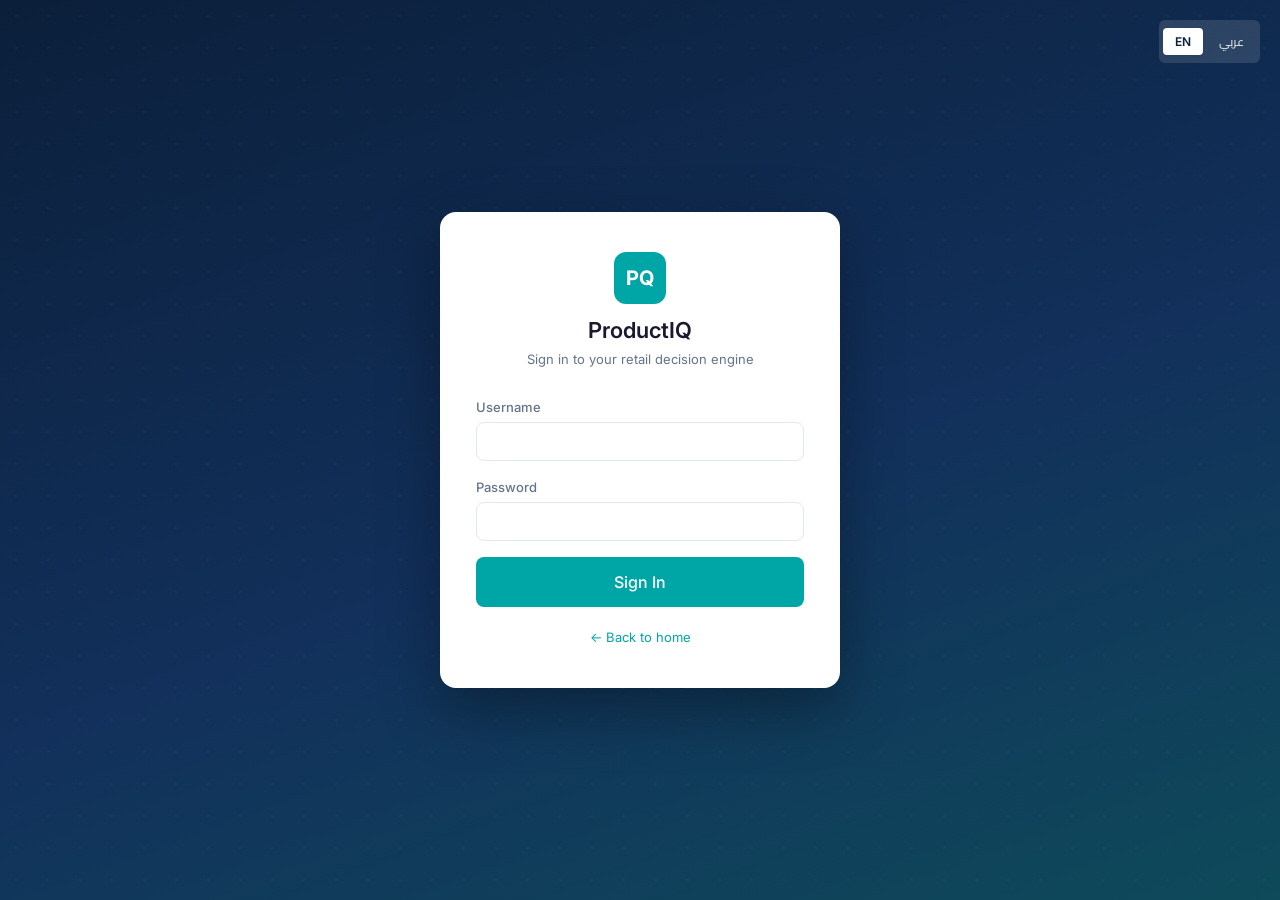
<file: frontend/login.html>
<!DOCTYPE html>
<html lang="en">
<head>
  <meta charset="UTF-8">
  <meta name="viewport" content="width=device-width, initial-scale=1.0">
  <title>Login — ProductIQ</title>
  <link href="https://fonts.googleapis.com/css2?family=Inter:wght@400;500;600;700&family=Cairo:wght@400;500;600;700&display=swap" rel="stylesheet">
  <link rel="stylesheet" href="css/design-system.css">
  <link rel="stylesheet" href="css/layout.css">
  <link rel="stylesheet" href="css/responsive.css">
  <link rel="stylesheet" href="css/arabic.css">
  <style>
    .login-page {
      min-height: 100vh; display: flex; align-items: center; justify-content: center;
      background: linear-gradient(160deg, #0B1F3A 0%, #12305B 55%, #0E4A5A 100%);
      padding: 24px; position: relative; overflow: hidden;
    }
    .login-page::before {
      content: ''; position: absolute; inset: 0;
      background-image: radial-gradient(rgba(0,166,166,0.12) 1px, transparent 1px);
      background-size: 32px 32px;
    }
    .login-card {
      position: relative; width: 100%; max-width: 400px;
      background: var(--bg-card); border-radius: var(--radius-lg);
      box-shadow: 0 20px 60px rgba(0,0,0,0.35); padding: 40px 36px;
    }
    .login-brand { text-align: center; margin-bottom: 28px; }
    .login-brand .logo-icon {
      width: 52px; height: 52px; background: var(--teal); border-radius: 12px;
      display: inline-flex; align-items: center; justify-content: center;
      color: white; font-weight: 700; font-size: 1.25rem; margin-bottom: 12px;
    }
    .login-brand h1 { font-size: 1.375rem; }
    .login-brand p { color: var(--text-secondary); font-size: 0.8125rem; margin-top: 4px; }
    .login-field { margin-bottom: 16px; }
    .login-field label { display: block; font-size: 0.8125rem; font-weight: 500; color: var(--text-secondary); margin-bottom: 4px; }
    .login-error {
      display: none; background: var(--danger-bg); color: var(--danger);
      padding: 10px 14px; border-radius: var(--radius-sm); font-size: 0.8125rem;
      margin-bottom: 16px;
    }
    .login-footer { text-align: center; margin-top: 20px; font-size: 0.8125rem; color: var(--text-secondary); }
    .login-lang { position: absolute; top: 20px; inset-inline-end: 20px; }
    .login-lang .lang-toggle { background: rgba(255,255,255,0.12); }
    .login-lang .lang-btn { color: rgba(255,255,255,0.8); }
    .login-lang .lang-btn.active { background: white; color: var(--navy); }
  </style>
</head>
<body>
  <div class="login-page">
    <div class="login-lang">
      <div class="lang-toggle">
        <button class="lang-btn active" data-lang="en" onclick="I18n.setLang('en')">EN</button>
        <button class="lang-btn" data-lang="ar" onclick="I18n.setLang('ar')">عربي</button>
      </div>
    </div>
    <div class="login-card">
      <div class="login-brand">
        <div class="logo-icon">PQ</div>
        <h1 data-i18n="app.name">ProductIQ</h1>
        <p data-i18n="auth.subtitle">Sign in to your retail decision engine</p>
      </div>
      <div class="login-error" id="loginError"></div>
      <form id="loginForm">
        <div class="login-field">
          <label data-i18n="auth.username">Username</label>
          <input type="text" id="username" autocomplete="username" required>
        </div>
        <div class="login-field">
          <label data-i18n="auth.password">Password</label>
          <input type="password" id="password" autocomplete="current-password" required>
        </div>
        <button type="submit" class="btn btn-primary btn-block btn-lg" id="loginBtn" data-i18n="auth.signin">Sign In</button>
      </form>
      <div class="login-footer">
        <a href="index.html" data-i18n="auth.backHome">← Back to home</a>
      </div>
    </div>
  </div>

  <script src="js/i18n.js"></script>
  <script>
    document.getElementById('loginForm').addEventListener('submit', async (e) => {
      e.preventDefault();
      const err = document.getElementById('loginError');
      const btn = document.getElementById('loginBtn');
      err.style.display = 'none';
      btn.disabled = true;
      try {
        const r = await fetch('/api/auth/login', {
          method: 'POST',
          headers: { 'Content-Type': 'application/json' },
          body: JSON.stringify({
            username: document.getElementById('username').value.trim(),
            password: document.getElementById('password').value
          })
        });
        const data = await r.json();
        if (r.ok && data.ok) {
          window.location.href = 'dashboard.html';
        } else {
          err.textContent = I18n.lang === 'ar' ? 'بيانات الدخول غير صحيحة' : 'Invalid username or password';
          err.style.display = 'block';
        }
      } catch {
        err.textContent = I18n.lang === 'ar' ? 'الخادم غير متاح' : 'Server unavailable';
        err.style.display = 'block';
      } finally {
        btn.disabled = false;
      }
    });
  </script>
</body>
</html>
</file>
<file: frontend/css/design-system.css>
:root {
  --navy: #0B1F3A;
  --navy-light: #1A3355;
  --navy-mid: #2A4A6E;
  --teal: #00A6A6;
  --teal-hover: #008F8F;
  --teal-light: rgba(0, 166, 166, 0.1);
  --gold: #D4A537;
  --gold-light: rgba(212, 165, 55, 0.12);
  --bg: #F5F7FA;
  --bg-card: #FFFFFF;
  --bg-sidebar: #0B1F3A;
  --text-primary: #1A1A2E;
  --text-secondary: #64748B;
  --text-light: #94A3B8;
  --text-on-dark: #E2E8F0;
  --border: #E2E8F0;
  --border-light: #F1F5F9;
  --success: #10B981;
  --success-bg: rgba(16, 185, 129, 0.1);
  --warning: #F59E0B;
  --warning-bg: rgba(245, 158, 11, 0.1);
  --danger: #EF4444;
  --danger-bg: rgba(239, 68, 68, 0.1);
  --info: #3B82F6;
  --info-bg: rgba(59, 130, 246, 0.1);
  --radius: 12px;
  --radius-sm: 8px;
  --radius-lg: 16px;
  --shadow: 0 1px 3px rgba(0,0,0,0.06), 0 1px 2px rgba(0,0,0,0.04);
  --shadow-md: 0 4px 6px rgba(0,0,0,0.05), 0 10px 15px rgba(0,0,0,0.03);
  --shadow-lg: 0 10px 25px rgba(0,0,0,0.08);
  --sidebar-width: 260px;
  --header-height: 64px;
  --transition: 0.2s ease;
  --font-ar: 'Cairo', 'Tajawal', sans-serif;
  --font-en: 'Inter', -apple-system, sans-serif;
  --font-body: 'Inter', 'Cairo', -apple-system, sans-serif;
}

*, *::before, *::after { box-sizing: border-box; margin: 0; padding: 0; }
html { scroll-behavior: smooth; }
body {
  font-family: var(--font-body);
  background: var(--bg);
  color: var(--text-primary);
  line-height: 1.6;
  -webkit-font-smoothing: antialiased;
  min-height: 100vh;
  direction: ltr;
}
body[dir="rtl"] { direction: rtl; }

a { color: var(--teal); text-decoration: none; transition: var(--transition); }
a:hover { color: var(--teal-hover); }

h1, h2, h3, h4, h5, h6 { line-height: 1.3; font-weight: 600; }
h1 { font-size: 2rem; }
h2 { font-size: 1.5rem; }
h3 { font-size: 1.25rem; }
h4 { font-size: 1.125rem; }

body[dir="rtl"] h1,
body[dir="rtl"] h2,
body[dir="rtl"] h3 { font-family: var(--font-ar); }

.badge {
  display: inline-flex;
  align-items: center;
  gap: 4px;
  padding: 4px 10px;
  border-radius: 20px;
  font-size: 0.75rem;
  font-weight: 500;
  line-height: 1.4;
}
.badge-success { background: var(--success-bg); color: var(--success); }
.badge-warning { background: var(--warning-bg); color: var(--warning); }
.badge-danger { background: var(--danger-bg); color: var(--danger); }
.badge-info { background: var(--info-bg); color: var(--info); }

.kpi-value { font-size: 1.75rem; font-weight: 700; line-height: 1.2; }
.kpi-label { font-size: 0.8125rem; color: var(--text-secondary); font-weight: 500; }
.kpi-change { font-size: 0.75rem; font-weight: 600; }
.kpi-change.up { color: var(--success); }
.kpi-change.down { color: var(--danger); }

.btn {
  display: inline-flex;
  align-items: center;
  justify-content: center;
  gap: 8px;
  padding: 10px 20px;
  border: none;
  border-radius: var(--radius-sm);
  font-family: var(--font-body);
  font-size: 0.875rem;
  font-weight: 500;
  cursor: pointer;
  transition: var(--transition);
  line-height: 1.4;
  white-space: nowrap;
}
.btn-primary { background: var(--teal); color: white; }
.btn-primary:hover { background: var(--teal-hover); transform: translateY(-1px); box-shadow: 0 4px 12px rgba(0,166,166,0.3); }
.btn-outline { background: transparent; color: var(--teal); border: 1.5px solid var(--teal); }
.btn-outline:hover { background: var(--teal-light); }
.btn-ghost { background: transparent; color: var(--text-secondary); }
.btn-ghost:hover { background: var(--border-light); }
.btn-gold { background: var(--gold); color: white; }
.btn-gold:hover { background: #C49530; transform: translateY(-1px); }
.btn-sm { padding: 6px 14px; font-size: 0.8125rem; }
.btn-lg { padding: 14px 28px; font-size: 1rem; }
.btn-block { width: 100%; }

.card {
  background: var(--bg-card);
  border: 1px solid var(--border);
  border-radius: var(--radius);
  box-shadow: var(--shadow);
  transition: var(--transition);
}
.card:hover { box-shadow: var(--shadow-md); }
.card-header {
  padding: 20px 24px 0;
  display: flex;
  align-items: center;
  justify-content: space-between;
  gap: 12px;
}
.card-body { padding: 20px 24px; }
.card-footer {
  padding: 16px 24px;
  border-top: 1px solid var(--border);
  display: flex;
  align-items: center;
  gap: 8px;
  font-size: 0.8125rem;
  color: var(--text-secondary);
}

input, select, textarea {
  font-family: var(--font-body);
  font-size: 0.875rem;
  padding: 10px 14px;
  border: 1.5px solid var(--border);
  border-radius: var(--radius-sm);
  background: var(--bg-card);
  color: var(--text-primary);
  transition: var(--transition);
  width: 100%;
  outline: none;
}
input:focus, select:focus, textarea:focus {
  border-color: var(--teal);
  box-shadow: 0 0 0 3px var(--teal-light);
}

table {
  width: 100%;
  border-collapse: collapse;
  font-size: 0.875rem;
}
th {
  text-align: left;
  padding: 12px 16px;
  font-weight: 600;
  color: var(--text-secondary);
  border-bottom: 2px solid var(--border);
  font-size: 0.75rem;
  text-transform: uppercase;
  letter-spacing: 0.05em;
}
body[dir="rtl"] th { text-align: right; }
td {
  padding: 12px 16px;
  border-bottom: 1px solid var(--border-light);
}
tr:hover td { background: var(--border-light); }

.grid-2 { display: grid; grid-template-columns: 1fr 1fr; gap: 20px; }
.grid-3 { display: grid; grid-template-columns: 1fr 1fr 1fr; gap: 20px; }
.grid-4 { display: grid; grid-template-columns: 1fr 1fr 1fr 1fr; gap: 20px; }
@media (max-width: 1024px) {
  .grid-4 { grid-template-columns: 1fr 1fr; }
  .grid-3 { grid-template-columns: 1fr 1fr; }
}
@media (max-width: 640px) {
  .grid-2, .grid-3, .grid-4 { grid-template-columns: 1fr; }
}

.text-center { text-align: center; }
.text-right { text-align: right; }
body[dir="rtl"] .text-right { text-align: left; }
.mt-1 { margin-top: 8px; }
.mt-2 { margin-top: 16px; }
.mt-3 { margin-top: 24px; }
.mt-4 { margin-top: 32px; }
.mb-1 { margin-bottom: 8px; }
.mb-2 { margin-bottom: 16px; }
.mb-3 { margin-bottom: 24px; }
.gap-1 { gap: 8px; }
.gap-2 { gap: 16px; }
.flex { display: flex; }
.flex-center { align-items: center; justify-content: center; }
.flex-between { display: flex; align-items: center; justify-content: space-between; }
.flex-col { flex-direction: column; }
.wrap { flex-wrap: wrap; }
.flex-1 { flex: 1; }
</file>
<file: frontend/css/layout.css>
.app-layout {
  display: flex;
  flex-direction: column;
  min-height: 100vh;
}

/* ── Top navigation bar (replaces the old left sidebar) ── */
.topbar {
  position: sticky;
  top: 0;
  z-index: 100;
  background: var(--bg-sidebar);
  color: white;
  display: flex;
  align-items: center;
  gap: 8px;
  padding-inline: 20px;
  height: 60px;
  box-shadow: var(--shadow-md);
}
.topbar .brand {
  display: flex;
  align-items: center;
  gap: 10px;
  margin-inline-end: 20px;
}
.topbar .brand .logo-icon {
  width: 34px; height: 34px;
  background: var(--teal);
  border-radius: var(--radius-sm);
  display: flex; align-items: center; justify-content: center;
  font-weight: 700; font-size: 0.9rem; flex-shrink: 0;
}
.topbar .brand .brand-name { font-size: 1.05rem; font-weight: 700; white-space: nowrap; }
.topbar .brand .brand-sub { font-size: 0.65rem; color: var(--text-light); display: block; }

.topbar .nav-links {
  display: flex;
  align-items: center;
  gap: 4px;
  flex: 1;
  justify-content: flex-end;
  margin-inline-start: auto;
}
.topbar .nav-item {
  display: flex; align-items: center; gap: 6px;
  padding: 8px 14px;
  border-radius: var(--radius-sm);
  color: var(--text-on-dark);
  font-size: 0.8125rem; font-weight: 500;
  border: none; background: none; cursor: pointer;
  font-family: var(--font-body);
  transition: var(--transition);
  white-space: nowrap;
}
.topbar .nav-item:hover { background: rgba(255,255,255,0.08); color: white; }
.topbar .nav-item.active { background: var(--teal); color: white; }
.topbar .nav-item .nav-dot {
  display: inline-block; width: 6px; height: 6px; border-radius: 50%;
  background: currentColor; margin-inline-end: 6px; opacity: 0.3;
}
.topbar .nav-item.active .nav-dot { opacity: 1; background: var(--teal); }

.topbar .topbar-right {
  display: flex; align-items: center; gap: 10px;
  margin-inline-start: 12px;
  padding-inline-start: 12px;
  border-inline-start: 1px solid rgba(255,255,255,0.12);
}
.topbar .lang-toggle { background: rgba(255,255,255,0.1); }
.topbar .lang-btn { color: rgba(255,255,255,0.75); }
.topbar .lang-btn.active { background: white; color: var(--navy); }

.topbar .user-menu { display: flex; align-items: center; gap: 8px; }
.topbar .user-menu .user-name { font-size: 0.8125rem; font-weight: 500; color: var(--text-on-dark); white-space: nowrap; }
@media (max-width: 640px) { .topbar .user-menu .user-name { display: none; } }

/* hamburger (hidden on desktop) */
.topbar .hamburger {
  display: none;
  background: none; border: none; color: white;
  font-size: 1.4rem; cursor: pointer; padding: 6px;
  margin-inline-start: auto;
}

.main-content {
  flex: 1;
  display: flex;
  flex-direction: column;
  min-height: 100vh;
}

.top-header {
  height: var(--header-height);
  background: var(--bg-card);
  border-bottom: 1px solid var(--border);
  display: flex;
  align-items: center;
  justify-content: space-between;
  padding: 0 32px;
  position: sticky;
  top: 0;
  z-index: 50;
}
.header-left { display: flex; align-items: center; gap: 16px; }
.header-right { display: flex; align-items: center; gap: 12px; }
.header-title { font-size: 1.125rem; font-weight: 600; }
.header-breadcrumb {
  font-size: 0.8125rem;
  color: var(--text-secondary);
}

.page-content {
  padding: 28px 32px;
  flex: 1;
}

.lang-toggle {
  display: flex;
  align-items: center;
  gap: 4px;
  padding: 4px;
  background: var(--border-light);
  border-radius: 6px;
}
.lang-btn {
  padding: 6px 12px;
  border: none;
  background: transparent;
  border-radius: 4px;
  font-size: 0.75rem;
  font-weight: 600;
  cursor: pointer;
  color: var(--text-secondary);
  font-family: var(--font-body);
  transition: var(--transition);
}
.lang-btn.active { background: white; color: var(--text-primary); box-shadow: 0 1px 3px rgba(0,0,0,0.08); }

.stats-grid { display: grid; grid-template-columns: repeat(4, 1fr); gap: 16px; margin-bottom: 24px; }
@media (max-width: 1024px) { .stats-grid { grid-template-columns: repeat(2, 1fr); } }
@media (max-width: 640px) { .stats-grid { grid-template-columns: 1fr; } }

.stat-card {
  background: var(--bg-card);
  border: 1px solid var(--border);
  border-radius: var(--radius);
  padding: 20px;
  box-shadow: var(--shadow);
}
.stat-card .stat-header { display: flex; align-items: flex-start; justify-content: space-between; margin-bottom: 8px; }
.stat-card .stat-icon {
  width: 40px;
  height: 40px;
  border-radius: var(--radius-sm);
  display: flex;
  align-items: center;
  justify-content: center;
  font-size: 1.25rem;
}
.stat-card .kpi-abbr {
  width: 40px; height: 40px; border-radius: var(--radius-sm);
  display: flex; align-items: center; justify-content: center;
  font-size: 0.7rem; font-weight: 700; letter-spacing: 0.04em;
  color: var(--teal); text-transform: uppercase;
}

.empty-state {
  text-align: center;
  padding: 60px 20px;
  color: var(--text-secondary);
}
.empty-state .empty-icon { font-size: 3rem; margin-bottom: 16px; opacity: 0.4; }
.empty-state h3 { margin-bottom: 8px; color: var(--text-primary); }
.empty-state p { max-width: 400px; margin: 0 auto 20px; }

@media (max-width: 768px) {
  .sidebar { transform: translateX(-100%); }
  body[dir="rtl"] .sidebar { transform: translateX(100%); }
  .sidebar.open { transform: translateX(0); }
  .main-content { margin-left: 0; }
  body[dir="rtl"] .main-content { margin-right: 0; }
  .page-content { padding: 20px 16px; }
  .top-header { padding: 0 16px; }
  .stats-grid { grid-template-columns: repeat(2, 1fr); }
}
</file>
<file: frontend/css/responsive.css>
@media (max-width: 1200px) {
  .stats-grid { grid-template-columns: repeat(2, 1fr); }
  .grid-4 { grid-template-columns: 1fr 1fr; }
}

@media (max-width: 992px) {
  .page-content { padding: 24px 20px; }
  .top-header { padding: 0 20px; }
  .dna-comparison { grid-template-columns: 1fr; }
}

@media (max-width: 860px) {
  /* Topbar → hamburger mode */
  .topbar { flex-wrap: wrap; height: auto; padding-block: 10px; }
  .topbar .nav-links {
    display: none;
    flex-basis: 100%;
    flex-direction: column;
    align-items: stretch;
    gap: 2px;
    order: 3;
    margin-top: 10px;
    margin-inline-start: 0;
  }
  .topbar .nav-links.open { display: flex; }
  .topbar .nav-item { width: 100%; justify-content: flex-start; padding: 12px 14px; }
  .topbar .hamburger { display: block; }
  .topbar .topbar-right { margin-inline-start: auto; border-inline-start: none; padding-inline-start: 0; }

  .stats-grid { grid-template-columns: repeat(2, 1fr); gap: 12px; }
  .page-content { padding: 20px 16px; }
  .top-header { padding: 0 16px; }
  .comparison-view { grid-template-columns: 1fr; }
  .grid-2, .grid-3 { grid-template-columns: 1fr; }
}

@media (max-width: 480px) {
  .stats-grid { grid-template-columns: 1fr; }
  .header-title { font-size: 1rem; }
  .kpi-value { font-size: 1.375rem; }
  .stat-card { padding: 16px; }
  .card-body { padding: 16px; }
  .card-header { padding: 16px 16px 0; }
  .upload-zone { padding: 32px 16px; }
  .simulator-input .param-row .param-field { min-width: 100%; }
  .report-actions { flex-direction: column; }
  .report-actions .btn { width: 100%; }
  .topbar .brand .brand-sub { display: none; }
}
</file>
<file: frontend/css/arabic.css>
body[dir="rtl"] {
  font-family: var(--font-ar);
}

/* Flexbox and logical properties mirror the topbar automatically with dir="rtl":
   brand moves to the inline-start (right), nav to inline-end (left). */

body[dir="rtl"] .topbar,
body[dir="rtl"] .main-content,
body[dir="rtl"] .top-header,
body[dir="rtl"] .page-content { direction: rtl; }

body[dir="rtl"] input,
body[dir="rtl"] select,
body[dir="rtl"] textarea { direction: rtl; }

body[dir="rtl"] .stat-card,
body[dir="rtl"] .card { direction: rtl; }

body[dir="rtl"] table th,
body[dir="rtl"] table td { text-align: right; }

body[dir="rtl"] .lang-btn,
body[dir="rtl"] .btn,
body[dir="rtl"] .badge { font-family: var(--font-ar); }

body[dir="rtl"] .upload-zone,
body[dir="rtl"] .dna-dimension,
body[dir="rtl"] .report-card,
body[dir="rtl"] .simulator-input,
body[dir="rtl"] .empty-state,
body[dir="rtl"] .confidence-meter,
body[dir="rtl"] .assumptions-box { direction: rtl; }

body[dir="rtl"] .report-card .report-section h3,
body[dir="rtl"] .header-breadcrumb { font-family: var(--font-ar); }

body[dir="rtl"] h1,
body[dir="rtl"] h2,
body[dir="rtl"] h3 { font-family: var(--font-ar); }

@import url('https://fonts.googleapis.com/css2?family=Cairo:wght@400;500;600;700&display=swap');
@import url('https://fonts.googleapis.com/css2?family=Tajawal:wght@400;500;700&display=swap');
</file>
